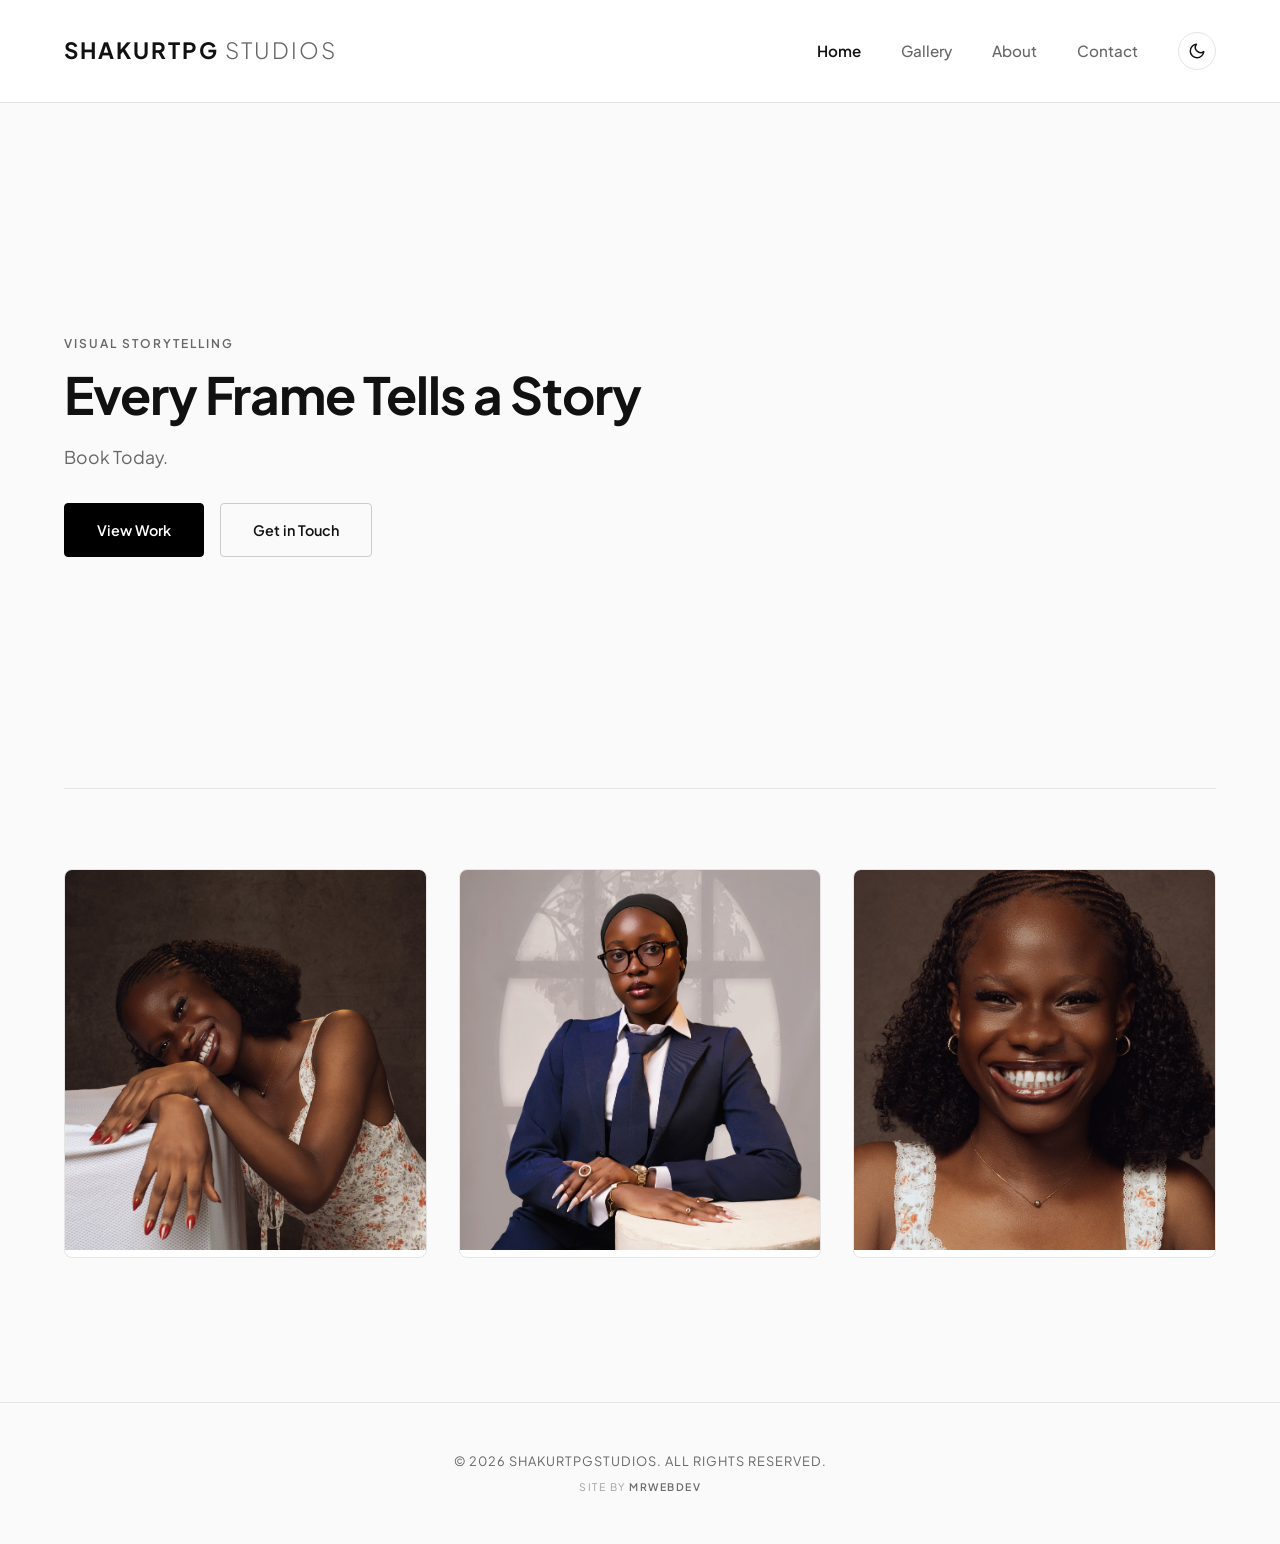
<file: index.html>
<!DOCTYPE html>
<html lang="en">
<head>
    <meta charset="UTF-8">
    <meta name="viewport" content="width=device-width, initial-scale=1.0">
       <!-- Primary SEO Meta Tags -->
    <title>Shakurthephotographer</title>
    <meta name="title" content="Shakurthephotographer">
    <meta name="description" content="Have a shoot idea in mind?, reach out to us today">
    <meta name="keywords" content="photography, portrait photographer, editorial photographer, Lagos photographer, studio photoshoot, Shakurthephotographer">
    <link rel="canonical" href="https://shakurtpg.github.io/Shakurtpg/">

    <!-- Open Graph / WhatsApp / Facebook -->
    <meta property="og:type" content="website">
    <meta property="og:url" content="https://shakurtpg.github.io/Shakurtpg/">
    <meta property="og:title" content="Shakurthephotographer">
    <meta property="og:description" content="Have a shoot idea in mind?, reach out to us today.">
    <meta property="og:image" content="https://shakurtpg.github.io/Shakurtpg/camera3.png">

    <!-- Twitter -->
    <meta property="twitter:card" content="summary_large_image">
    <meta property="twitter:url" content="https://shakurtpg.github.io/Shakurtpg/">
    <meta property="twitter:title" content="Shakurthephotographer">
    <meta property="twitter:description" content="Have a shoot idea in mind?, reach out to us today.">
    <meta property="twitter:image" content="https://shakurtpg.github.io/Shakurtpg/camera3.png">

    <link rel="stylesheet" href="style.css">
    <link href="https://fonts.googleapis.com/css2?family=Plus+Jakarta+Sans:wght@300;400;500;600;700&display=swap" rel="stylesheet">
    <script type="application/ld+json">
<script type="application/ld+json">
{
  "@context": "https://schema.org",
  "@type": "Photographer",
  "name": "Shakurthephotographer",
  "url": "https://shakurtpg.github.io/Shakurtpg/",
  "image": "https://shakurtpg.github.io/Shakurtpg/image2.jpg",
  "description": "Have a shoot idea in mind?, reach out to us today."
}
</script>

<link rel="icon" type="image/png" sizes="32x32" href="camera3.png">
<link rel="icon" type="image/png" sizes="16x16" href="camera3.png">
<link rel="apple-touch-icon" sizes="180x180" href="camera3.png">

</head>
<body>
    <header>
        <div class="logo">SHAKURTPG <span>STUDIOS</span></div>
        <nav>
            <a href="index.html" class="active">Home</a>
            <a href="gallery.html">Gallery</a>
            <a href="about.html">About</a>
            <a href="contact.html">Contact</a>
              <!-- Theme Toggle Button -->
    <button id="theme-toggle" class="theme-btn" aria-label="Toggle Theme">
        <svg id="moon-icon" class="theme-svg" xmlns="http://www.w3.org/2000/svg" width="18" height="18" viewBox="0 0 24 24" fill="none" stroke="currentColor" stroke-width="2" stroke-linecap="round" stroke-linejoin="round">
            <path d="M21 12.79A9 9 0 1 1 11.21 3 7 7 0 0 0 21 12.79z"></path>
        </svg>
        <svg id="sun-icon" class="theme-svg hidden" xmlns="http://www.w3.org/2000/svg" width="18" height="18" viewBox="0 0 24 24" fill="none" stroke="currentColor" stroke-width="2" stroke-linecap="round" stroke-linejoin="round">
            <circle cx="12" cy="12" r="5"></circle>
            <line x1="12" y1="1" x2="12" y2="3"></line>
            <line x1="12" y1="21" x2="12" y2="23"></line>
            <line x1="4.22" y1="4.22" x2="5.64" y2="5.64"></line>
            <line x1="18.36" y1="18.36" x2="19.78" y2="19.78"></line>
            <line x1="1" y1="12" x2="3" y2="12"></line>
            <line x1="21" y1="12" x2="23" y2="12"></line>
            <line x1="4.22" y1="19.78" x2="5.64" y2="18.36"></line>
            <line x1="18.36" y1="5.64" x2="19.78" y2="4.22"></line>
        </svg>
    </button>
        </nav>
    </header>

    <main>
        <section class="hero">
            <div class="hero-content">
                <span class="tag">Visual Storytelling</span>
                <h1>Every Frame Tells a Story</h1>
                <p>Book Today.</p>
                <div class="hero-btns">
                    <a href="gallery.html" class="btn primary">View Work</a>
                    <a href="contact.html" class="btn secondary">Get in Touch</a>
                </div>
            </div>
            
        </section>

        <section class="featured-section">
           
            <div class="featured-grid">
                <div class="work-card">
                    <img src="image8.jpg">
                    
                </div>
                <div class="work-card">
                    <img src="image6.jpg">
                   
                </div>
                <div class="work-card">
                    <img src="image5.jpg">
                    
                </div>
            </div>
        </section>
    </main>

    <footer>
        <p>&copy; 2026 SHAKURTPGSTUDIOS. ALL RIGHTS RESERVED.</p>
        <p class="dev-credit">SITE BY <a href="https://webdevportfolio.github.io/Portfolio-" target="_blank" rel="noopener">MRWEBDEV</a></p>

    </footer>
    <script src="script.js"></script>
</body>
</html>
</file>
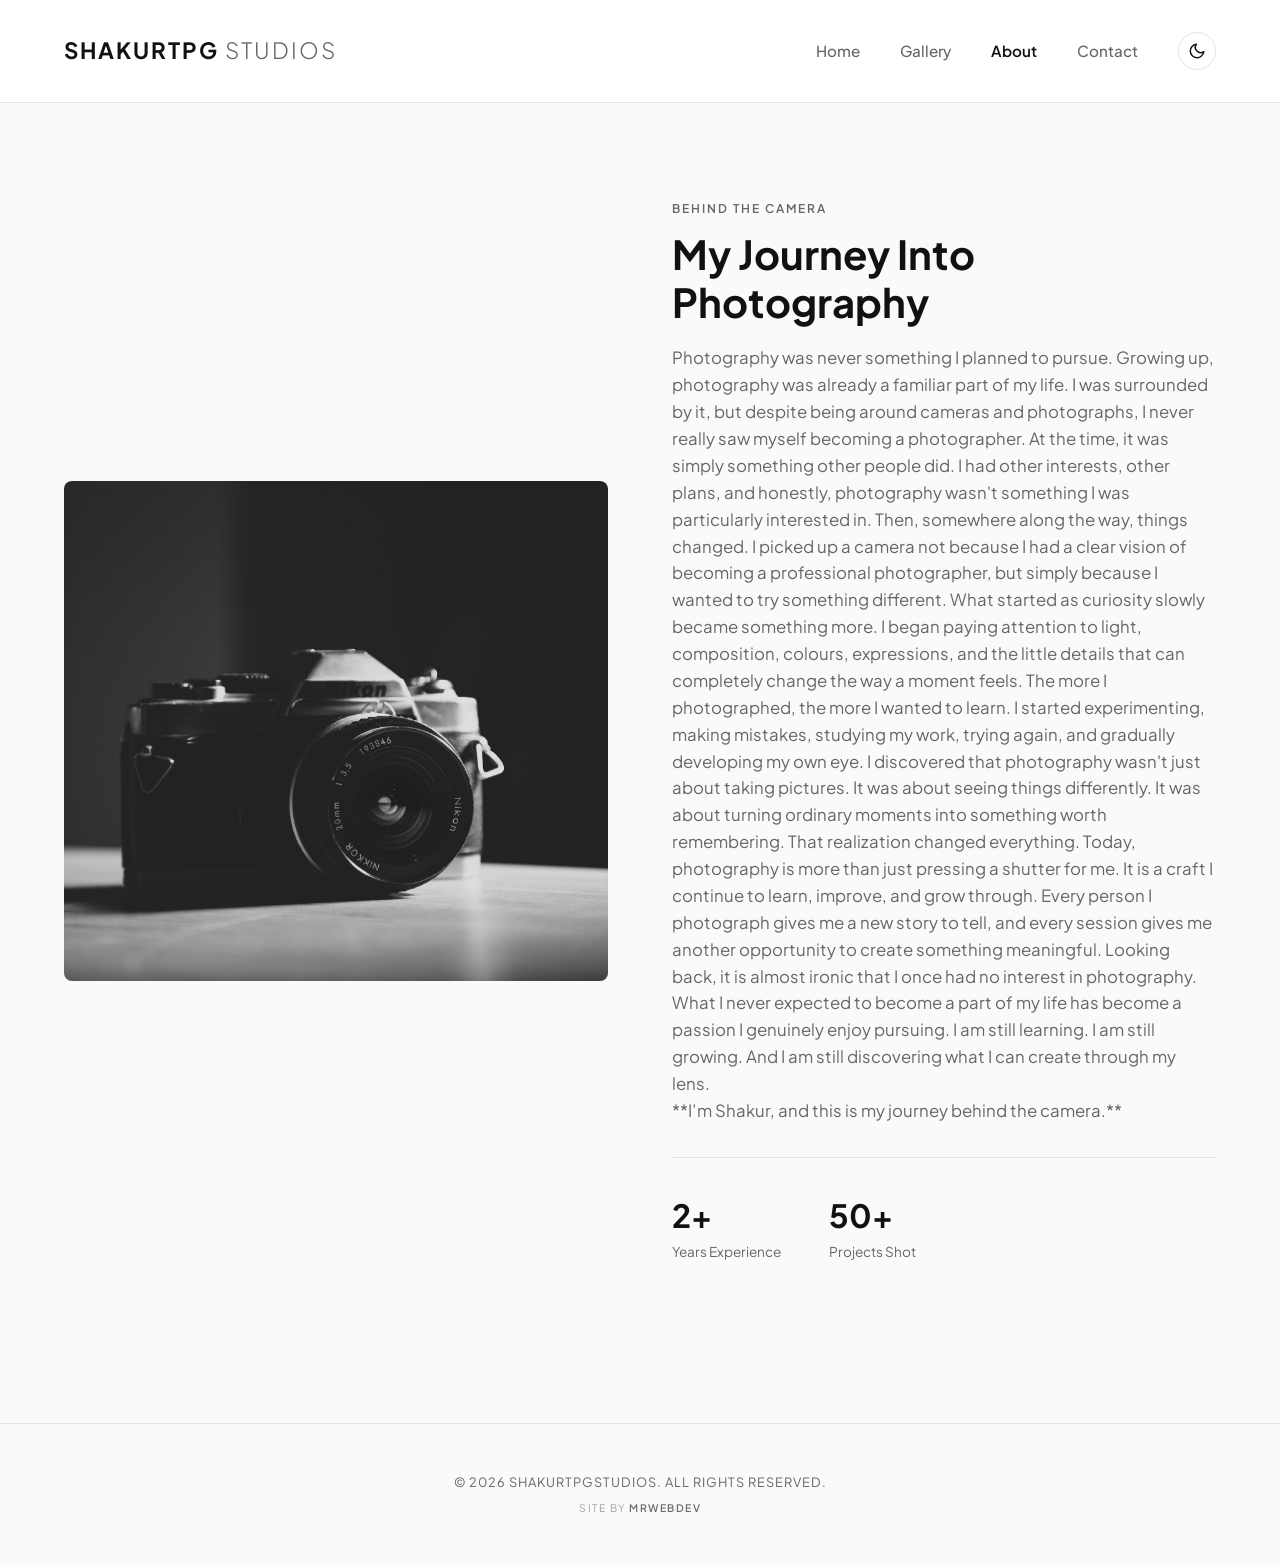
<file: about.html>
<!DOCTYPE html>
<html lang="en">
<head>
    <meta charset="UTF-8">
    <meta name="viewport" content="width=device-width, initial-scale=1.0">
    <title>About | SHAKURTPG</title>
    <link rel="stylesheet" href="style.css">
    <link href="https://fonts.googleapis.com/css2?family=Plus+Jakarta+Sans:wght@300;400;500;600;700&display=swap" rel="stylesheet">
    <!-- Favicon / Tab Icon -->
<link rel="icon" type="image/png" sizes="32x32" href="camera3.png">
<link rel="icon" type="image/png" sizes="16x16" href="camera3.png">
<link rel="apple-touch-icon" sizes="180x180" href="camera3.png">

</head>
<body>
    <header>
        <div class="logo">SHAKURTPG <span>STUDIOS</span></div>
        <nav>
            <a href="index.html">Home</a>
            <a href="gallery.html">Gallery</a>
            <a href="about.html" class="active">About</a>
            <a href="contact.html">Contact</a>
              <!-- Theme Toggle Button -->
    <button id="theme-toggle" class="theme-btn" aria-label="Toggle Theme">
        <svg id="moon-icon" class="theme-svg" xmlns="http://www.w3.org/2000/svg" width="18" height="18" viewBox="0 0 24 24" fill="none" stroke="currentColor" stroke-width="2" stroke-linecap="round" stroke-linejoin="round">
            <path d="M21 12.79A9 9 0 1 1 11.21 3 7 7 0 0 0 21 12.79z"></path>
        </svg>
        <svg id="sun-icon" class="theme-svg hidden" xmlns="http://www.w3.org/2000/svg" width="18" height="18" viewBox="0 0 24 24" fill="none" stroke="currentColor" stroke-width="2" stroke-linecap="round" stroke-linejoin="round">
            <circle cx="12" cy="12" r="5"></circle>
            <line x1="12" y1="1" x2="12" y2="3"></line>
            <line x1="12" y1="21" x2="12" y2="23"></line>
            <line x1="4.22" y1="4.22" x2="5.64" y2="5.64"></line>
            <line x1="18.36" y1="18.36" x2="19.78" y2="19.78"></line>
            <line x1="1" y1="12" x2="3" y2="12"></line>
            <line x1="21" y1="12" x2="23" y2="12"></line>
            <line x1="4.22" y1="19.78" x2="5.64" y2="18.36"></line>
            <line x1="18.36" y1="5.64" x2="19.78" y2="4.22"></line>
        </svg>
    </button>
        </nav>
    </header>

    <main class="page-container">
        <section class="about-section">
            <div class="about-image">
                <img src="camera1.jpg" alt="Photographer Profile">
            </div>
            <div class="about-text">
                <span class="tag">Behind the Camera</span>
                <h1>My Journey Into Photography</h1>
                <p>

Photography was never something I planned to pursue.

Growing up, photography was already a familiar part of my life. I was surrounded by it, but despite being around cameras and photographs, I never really saw myself becoming a photographer. At the time, it was simply something other people did. I had other interests, other plans, and honestly, photography wasn't something I was particularly interested in.

Then, somewhere along the way, things changed.

I picked up a camera not because I had a clear vision of becoming a professional photographer, but simply because I wanted to try something different. What started as curiosity slowly became something more. I began paying attention to light, composition, colours, expressions, and the little details that can completely change the way a moment feels.

The more I photographed, the more I wanted to learn.

I started experimenting, making mistakes, studying my work, trying again, and gradually developing my own eye. I discovered that photography wasn't just about taking pictures. It was about seeing things differently. It was about turning ordinary moments into something worth remembering.

That realization changed everything.

Today, photography is more than just pressing a shutter for me. It is a craft I continue to learn, improve, and grow through. Every person I photograph gives me a new story to tell, and every session gives me another opportunity to create something meaningful.

Looking back, it is almost ironic that I once had no interest in photography. What I never expected to become a part of my life has become a passion I genuinely enjoy pursuing.

I am still learning. I am still growing. And I am still discovering what I can create through my lens.

<br>**I’m Shakur, and this is my journey behind the camera.**</p>
                <div class="stats-grid">
                    <div class="stat-card">
                        <h3>2+</h3>
                        <p>Years Experience</p>
                    </div>
                    <div class="stat-card">
                        <h3>50+</h3>
                        <p>Projects Shot</p>
                    </div>
                </div>
            </div>
        </section>
    </main>

    <footer>
        <p>&copy; 2026 SHAKURTPGSTUDIOS. ALL RIGHTS RESERVED.</p>
        <p class="dev-credit">SITE BY <a href="https://webdevportfolio.github.io/Portfolio-" target="_blank" rel="noopener">MRWEBDEV</a></p>

    </footer>
    <script src="script.js"></script>
</body>
</html>
</file>
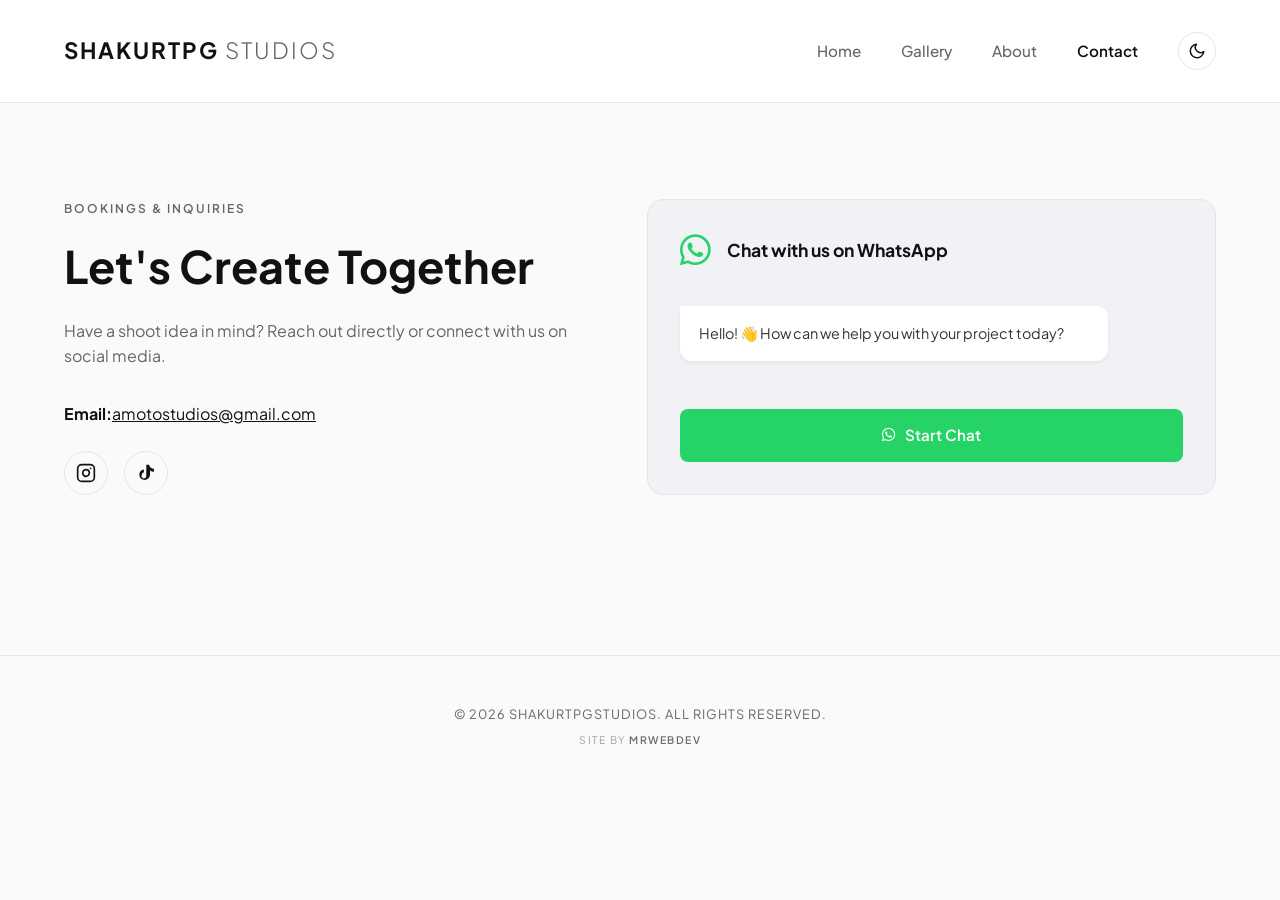
<file: contact.html>
<!DOCTYPE html>
<html lang="en">
<head>
    <meta charset="UTF-8">
    <meta name="viewport" content="width=device-width, initial-scale=1.0">
    <title>Contact | SHAKURTPG</title>
    <link rel="stylesheet" href="style.css">
    <link href="https://fonts.googleapis.com/css2?family=Plus+Jakarta+Sans:wght@300;400;500;600;700&display=swap" rel="stylesheet">
    <!-- FontAwesome CDN for Icons -->
    <link rel="stylesheet" href="https://cdnjs.cloudflare.com/ajax/libs/font-awesome/6.4.0/css/all.min.css">
<link rel="icon" type="image/png" sizes="32x32" href="camera3.png">
<link rel="icon" type="image/png" sizes="16x16" href="camera3.png">
<link rel="apple-touch-icon" sizes="180x180" href="camera3.png">

</head>
<body>
    <header>
       <div class="logo">SHAKURTPG <span>STUDIOS</span></div>
        <nav>
            <a href="index.html">Home</a>
            <a href="gallery.html">Gallery</a>
            <a href="about.html">About</a>
            <a href="contact.html" class="active">Contact</a>
              <!-- Theme Toggle Button -->
    <button id="theme-toggle" class="theme-btn" aria-label="Toggle Theme">
        <svg id="moon-icon" class="theme-svg" xmlns="http://www.w3.org/2000/svg" width="18" height="18" viewBox="0 0 24 24" fill="none" stroke="currentColor" stroke-width="2" stroke-linecap="round" stroke-linejoin="round">
            <path d="M21 12.79A9 9 0 1 1 11.21 3 7 7 0 0 0 21 12.79z"></path>
        </svg>
        <svg id="sun-icon" class="theme-svg hidden" xmlns="http://www.w3.org/2000/svg" width="18" height="18" viewBox="0 0 24 24" fill="none" stroke="currentColor" stroke-width="2" stroke-linecap="round" stroke-linejoin="round">
            <circle cx="12" cy="12" r="5"></circle>
            <line x1="12" y1="1" x2="12" y2="3"></line>
            <line x1="12" y1="21" x2="12" y2="23"></line>
            <line x1="4.22" y1="4.22" x2="5.64" y2="5.64"></line>
            <line x1="18.36" y1="18.36" x2="19.78" y2="19.78"></line>
            <line x1="1" y1="12" x2="3" y2="12"></line>
            <line x1="21" y1="12" x2="23" y2="12"></line>
            <line x1="4.22" y1="19.78" x2="5.64" y2="18.36"></line>
            <line x1="18.36" y1="5.64" x2="19.78" y2="4.22"></line>
        </svg>
    </button>
        </nav>
    </header>

    <main class="page-container">
        <div class="contact-wrapper">
            <div class="contact-info">
                <span class="tag">Bookings & Inquiries</span>
                <h1>Let's Create Together</h1>
                <p>Have a shoot idea in mind? Reach out directly or connect with us on social media.</p>

                <div class="details">
                    <p><strong>Email:</strong><a href="mailto:contact@amotostudios.com" class="email-link">amotostudios@gmail.com</a> </p>
                </div>

                <!-- Pure Social Icons -->
                <div class="social-icons">
    <!-- Instagram SVG -->
    <a href="https://www.instagram.com/shakurthephotographer?stkn=N2FzazhmaWprYXdq" target="_blank" class="icon-btn" aria-label="Instagram">
        <svg width="20" height="20" viewBox="0 0 24 24" fill="none" stroke="currentColor" stroke-width="2" stroke-linecap="round" stroke-linejoin="round">
            <rect x="2" y="2" width="20" height="20" rx="5" ry="5"></rect>
            <path d="M16 11.37A4 4 0 1 1 12.63 8 4 4 0 0 1 16 11.37z"></path>
            <line x1="17.5" y1="6.5" x2="17.51" y2="6.5"></line>
        </svg>
    </a>

    <!-- TikTok SVG -->
    <a href="https://www.tiktok.com/@shakur_photographer?_r=1&_t=ZS-99fgouKKiDR" target="_blank" class="icon-btn" aria-label="TikTok">
        <svg width="20" height="20" viewBox="0 0 24 24" fill="currentColor">
            <path d="M19.59 6.69a4.83 4.83 0 0 1-3.77-4.25V2h-3.45v13.67a2.89 2.89 0 1 1-5.2-1.74 2.89 2.89 0 0 1 2.31-2.84V7.65a6.34 6.34 0 0 0-5.46 6.3 6.34 6.34 0 0 0 10.86 4.46 6.3 6.3 0 0 0 1.94-4.52V9.01a8.3 8.3 0 0 0 4.77 1.47V7a4.84 4.84 0 0 1-2-.31z"/>
        </svg>
    </a>
</div>

            </div>

            <!-- WhatsApp Chat Card -->
            <div class="whatsapp-card">
                <div class="wa-header">
                    <i class="fab fa-whatsapp wa-main-icon"></i>
                    <div>
                        <h3>Chat with us on WhatsApp</h3>
            
                    </div>
                </div>
                <div class="wa-chat-bubble">
                    <p>Hello! 👋 How can we help you with your project today?</p>
                </div>
                <a id="whatsappBtn" href="#" target="_blank" class="wa-action-btn">
                    <i class="fab fa-whatsapp"></i> Start Chat
                </a>
            </div>
        </div>
    </main>

    <footer>
        <p>&copy; 2026 SHAKURTPGSTUDIOS. ALL RIGHTS RESERVED.</p>
        <p class="dev-credit">SITE BY <a href="https://webdevportfolio.github.io/Portfolio-" target="_blank" rel="noopener">MRWEBDEV</a></p>

    </footer>

    <script>
        const phoneNumber = "2349012141425"; // Replace with your number
        const presetMessage = encodeURIComponent("Hello! I'd like to make an inquiry about a photography session.");
        document.getElementById('whatsappBtn').href = `https://wa.me/${phoneNumber}?text=${presetMessage}`;
    </script>
    <script src="script.js"></script>
</body>
</html>
</file>
<file: style.css>
/* Theme CSS Variables */
:root {
    --bg-color: #FAFAFA;
    --card-bg: #FFFFFF;
    --text-color: #111111;
    --text-muted: #666666;
    --border-color: #E5E5E5;
    --btn-primary-bg: #000000;
    --btn-primary-text: #FFFFFF;
    --btn-secondary-border: #CCCCCC;
    --wa-bg: #F0F2F5;
    --wa-bubble: #FFFFFF;
    --wa-bubble-text: #333333;
}

[data-theme="dark"] {
    --bg-color: #0E0E0E;
    --card-bg: #161616;
    --text-color: #F1F1F1;
    --text-muted: #A0A0A0;
    --border-color: #262626;
    --btn-primary-bg: #FFFFFF;
    --btn-primary-text: #000000;
    --btn-secondary-border: #444444;
    --wa-bg: #1C1C1E;
    --wa-bubble: #2C2C2E;
    --wa-bubble-text: #E5E5EA;
}

* { 
    margin: 0; 
    padding: 0; 
    box-sizing: border-box; 
} 

body { 
    font-family: 'Plus Jakarta Sans', sans-serif; 
    background-color: var(--bg-color); 
    color: var(--text-color); 
    line-height: 1.6; 
    transition: background-color 0.3s ease, color 0.3s ease;
} 

/* Image Protection */
img {
    -webkit-user-select: none;
    -khtml-user-select: none;
    -moz-user-select: none;
    -o-user-select: none;
    user-select: none;
    -webkit-touch-callout: none;
    -webkit-user-drag: none;
    user-drag: none;
    pointer-events: auto;
}

/* Header & Nav */ 
header { 
    display: flex; 
    justify-content: space-between; 
    align-items: center; 
    padding: 2rem 5%; 
    background-color: var(--card-bg); 
    border-bottom: 1px solid var(--border-color); 
} 

.logo { 
    font-size: 1.4rem; 
    font-weight: 700; 
    letter-spacing: 2px; 
    color: var(--text-color);
} 

.logo span { 
    font-weight: 300; 
    color: var(--text-muted); 
} 

nav { 
    display: flex; 
    align-items: center;
    gap: 2.5rem; 
} 

nav a { 
    text-decoration: none; 
    color: var(--text-muted); 
    font-weight: 500; 
    font-size: 0.95rem; 
    transition: color 0.2s ease; 
} 

nav a:hover, nav a.active { 
    color: var(--text-color); 
    font-weight: 600; 
} 

/* Theme Toggle Button */
.theme-btn {
    background: transparent;
    border: 1px solid var(--border-color);
    color: var(--text-color);
    width: 38px;
    height: 38px;
    border-radius: 50%;
    cursor: pointer;
    display: flex;
    align-items: center;
    justify-content: center;
    transition: border-color 0.2s ease, background-color 0.2s ease;
    padding: 0;
}

.theme-btn:hover {
    border-color: var(--text-color);
    background-color: rgba(0, 0, 0, 0.04);
}

[data-theme="dark"] .theme-btn:hover {
    background-color: rgba(255, 255, 255, 0.08);
}

.theme-svg {
    stroke: var(--text-color);
    transition: transform 0.3s ease;
}

.theme-svg.hidden {
    display: none;
}

/* Base Container */ 
main { 
    padding: 0 5%; 
} 

.page-container { 
    padding-top: 4rem; 
    padding-bottom: 4rem; 
} 

.tag { 
    text-transform: uppercase; 
    font-size: 0.75rem; 
    letter-spacing: 2px; 
    font-weight: 600; 
    color: var(--text-muted); 
    display: block; 
    margin-bottom: 0.75rem; 
} 

/* Hero Section */ 
.hero { 
    display: flex; 
    align-items: center; 
    justify-content: space-between; 
    min-height: calc(85vh - 80px); 
    gap: 4rem; 
    padding: 3rem 0; 
} 

.hero-content { 
    flex: 1; 
} 

.hero-content h1 { 
    font-size: 3.2rem; 
    line-height: 1.15; 
    font-weight: 700; 
    margin-bottom: 1.2rem; 
    letter-spacing: -1px; 
} 

.hero-content p { 
    font-size: 1.1rem; 
    color: var(--text-muted); 
    margin-bottom: 2rem; 
    max-width: 500px; 
} 

.hero-btns { 
    display: flex; 
    gap: 1rem; 
} 

.btn { 
    padding: 0.9rem 2rem; 
    text-decoration: none; 
    border-radius: 4px; 
    font-weight: 600; 
    font-size: 0.9rem; 
    transition: all 0.2s ease; 
} 

.btn.primary { 
    background-color: var(--btn-primary-bg); 
    color: var(--btn-primary-text); 
    border: 1px solid var(--btn-primary-bg); 
} 

.btn.primary:hover { 
    opacity: 0.9;
} 

.btn.secondary { 
    background-color: transparent; 
    color: var(--text-color); 
    border: 1px solid var(--btn-secondary-border); 
} 

.btn.secondary:hover { 
    border-color: var(--text-color); 
} 

/* Featured Works */ 
.featured-section { 
    padding: 5rem 0; 
    border-top: 1px solid var(--border-color); 
} 

.featured-section h2 { 
    font-size: 1.8rem; 
    margin-bottom: 2.5rem; 
    letter-spacing: -0.5px; 
} 

.featured-grid { 
    display: grid; 
    grid-template-columns: repeat(auto-fit, minmax(300px, 1fr)); 
    gap: 2rem; 
} 

.work-card { 
    background: var(--card-bg); 
    border-radius: 8px; 
    overflow: hidden; 
    border: 1px solid var(--border-color); 
} 

.work-card img { 
    width: 100%; 
    height: 380px; 
    object-fit: cover; 
} 

.card-info { 
    padding: 1.2rem; 
} 

.card-info h3 { 
    font-size: 1.1rem; 
    font-weight: 600; 
} 

.card-info span { 
    font-size: 0.85rem; 
    color: var(--text-muted); 
} 

/* Gallery Page */ 
.page-header { 
    text-align: center; 
    margin-bottom: 3.5rem; 
} 

.page-header h1 { 
    font-size: 2.8rem; 
    margin-bottom: 0.5rem; 
} 

.page-header p { 
    color: var(--text-muted); 
} 

.gallery-grid { 
    display: grid; 
    grid-template-columns: repeat(2, 1fr); 
    gap: 1.25rem; 
} 

@media (min-width: 900px) {
    .gallery-grid {
        grid-template-columns: repeat(3, 1fr); 
    }
}

.gallery-item { 
    height: 260px; 
    overflow: hidden; 
    border-radius: 6px; 
    cursor: pointer;
} 

.gallery-item img { 
    width: 100%; 
    height: 100%; 
    object-fit: cover; 
    transition: transform 0.3s ease; 
    display: block;
} 

.gallery-item:hover img { 
    transform: scale(1.03); 
} 

/* Aesthetic Lightbox Modal Styling */
.lightbox {
    display: none;
    position: fixed;
    z-index: 1000;
    top: 0;
    left: 0;
    width: 100%;
    height: 100%;
    background-color: rgba(0, 0, 0, 0.94);
    justify-content: center;
    align-items: center;
    backdrop-filter: blur(10px);
}

.lightbox-content {
    max-width: 85%;
    max-height: 85vh;
    display: flex;
    align-items: center;
    justify-content: center;
}

.lightbox-content img {
    max-width: 100%;
    max-height: 85vh;
    object-fit: contain;
    border-radius: 6px;
    box-shadow: 0 12px 40px rgba(0, 0, 0, 0.6);
}

/* Minimalist Lightbox Action Controls */
.close-btn {
    position: absolute;
    top: 25px;
    right: 25px;
    width: 44px;
    height: 44px;
    border-radius: 50%;
    background: rgba(255, 255, 255, 0.08);
    border: 1px solid rgba(255, 255, 255, 0.15);
    display: flex;
    align-items: center;
    justify-content: center;
    cursor: pointer;
    transition: all 0.25 ease;
    z-index: 1001;
}

.close-btn:hover {
    background: rgba(255, 255, 255, 0.2);
    transform: scale(1.08);
}

.prev-btn, .next-btn {
    position: absolute;
    top: 50%;
    transform: translateY(-50%);
    width: 48px;
    height: 48px;
    border-radius: 50%;
    background: rgba(255, 255, 255, 0.08);
    border: 1px solid rgba(255, 255, 255, 0.15);
    display: flex;
    align-items: center;
    justify-content: center;
    cursor: pointer;
    transition: all 0.25s ease;
    user-select: none;
    z-index: 1001;
}

.prev-btn:hover, .next-btn:hover {
    background: rgba(255, 255, 255, 0.2);
    transform: translateY(-50%) scale(1.08);
}

.prev-btn { left: 25px; }
.next-btn { right: 25px; }

@media (max-width: 600px) {
    .prev-btn { left: 12px; }
    .next-btn { right: 12px; }
    .close-btn { top: 15px; right: 15px; }
}

/* About Page */ 
.about-section { 
    display: flex; 
    align-items: center; 
    gap: 4rem; 
    padding: 2rem 0; 
} 

.about-image { 
    flex: 1; 
    height: 500px; 
} 

.about-image img { 
    width: 100%; 
    height: 100%; 
    object-fit: cover; 
    border-radius: 8px; 
    filter: grayscale(100%); 
} 

.about-text { 
    flex: 1; 
} 

.about-text h1 { 
    font-size: 2.5rem; 
    margin-bottom: 1.2rem; 
    line-height: 1.2; 
} 

.about-text p { 
    color: var(--text-muted); 
    margin-bottom: 2rem; 
    font-size: 1.05rem; 
} 

.stats-grid { 
    display: flex; 
    gap: 3rem; 
    border-top: 1px solid var(--border-color); 
    padding-top: 2rem; 
} 

.stat-card h3 { 
    font-size: 2rem; 
    font-weight: 700; 
} 

.stat-card p { 
    font-size: 0.85rem; 
    color: var(--text-muted); 
    margin: 0; 
} 

/* Contact Page */ 
.contact-wrapper { 
    display: flex; 
    gap: 5rem; 
    padding: 2rem 0; 
} 

.contact-info { 
    flex: 1; 
} 

.contact-info h1 { 
    font-size: 2.8rem; 
    margin-bottom: 1rem; 
} 

.contact-info p { 
    color: var(--text-muted); 
    margin-bottom: 2rem; 
} 

.details p { 
    margin-bottom: 0.5rem; 
    color: var(--text-color); 
} 

/* Social Icons */ 
.social-icons { 
    display: flex; 
    gap: 1rem; 
    margin-top: 1.5rem; 
} 

.icon-btn { 
    display: inline-flex; 
    align-items: center; 
    justify-content: center; 
    width: 44px; 
    height: 44px; 
    border-radius: 50%; 
    border: 1px solid var(--border-color); 
    color: var(--text-color); 
    font-size: 1.2rem; 
    text-decoration: none; 
    transition: all 0.2s ease; 
} 

.icon-btn:hover { 
    background-color: var(--btn-primary-bg); 
    color: var(--btn-primary-text); 
    border-color: var(--btn-primary-bg); 
} 

/* WhatsApp Card & Bubble */ 
.whatsapp-card { 
    flex: 1; 
    background: var(--wa-bg); 
    padding: 2rem; 
    border-radius: 16px; 
    border: 1px solid var(--border-color); 
    display: flex; 
    flex-direction: column; 
    justify-content: space-between; 
} 

.wa-header { 
    display: flex; 
    align-items: center; 
    gap: 1rem; 
    margin-bottom: 1.5rem; 
} 

.wa-main-icon { 
    font-size: 2.2rem; 
    color: #25D366; 
} 

.wa-header h3 { 
    font-size: 1.1rem; 
    color: var(--text-color); 
    margin: 0; 
} 

.wa-header p { 
    font-size: 0.8rem; 
    color: var(--text-muted); 
    margin: 0; 
} 

.wa-chat-bubble { 
    background: var(--wa-bubble); 
    padding: 1rem 1.2rem; 
    border-radius: 0 12px 12px 12px; 
    box-shadow: 0 2px 4px rgba(0,0,0,0.05); 
    margin-bottom: 2rem; 
    position: relative; 
    max-width: 85%; 
} 

.wa-chat-bubble p { 
    font-size: 0.9rem; 
    color: var(--wa-bubble-text); 
    margin: 0; 
} 

.wa-action-btn { 
    display: flex; 
    align-items: center; 
    justify-content: center; 
    gap: 0.6rem; 
    background-color: #25D366; 
    color: #FFFFFF; 
    padding: 0.9rem; 
    border-radius: 8px; 
    text-decoration: none; 
    font-weight: 600; 
    font-size: 0.95rem; 
    transition: background-color 0.2s ease; 
} 

.wa-action-btn:hover { 
    background-color: #1EBE5D; 
} 

.email-link { 
    color: inherit; 
    text-decoration: underline; 
    transition: opacity 0.2s ease; 
} 

.email-link:hover { 
    opacity: 0.7; 
} 

/* Footer & Dev Credit */ 
footer { 
    text-align: center; 
    padding: 3rem 0; 
    border-top: 1px solid var(--border-color); 
    margin-top: 4rem; 
    font-size: 0.8rem; 
    color: var(--text-muted); 
    letter-spacing: 1px; 
} 

.dev-credit {
    font-size: 0.65rem;
    margin-top: 0.5rem;
    letter-spacing: 1.5px;
    opacity: 0.6;
    transition: opacity 0.2s ease;
}

.dev-credit:hover {
    opacity: 1;
}

.dev-credit a {
    color: var(--text-color);
    text-decoration: none;
    font-weight: 600;
    border-bottom: 1px solid transparent;
    transition: border-color 0.2s ease;
}

.dev-credit a:hover {
    border-bottom-color: var(--text-color);
}

/* Responsive Styles */ 
@media (max-width: 768px) { 
    header { 
        flex-direction: column; 
        gap: 1.2rem; 
    } 
    nav { 
        gap: 1.5rem; 
    } 
    .hero, .about-section, .contact-wrapper { 
        flex-direction: column; 
        gap: 2rem; 
    } 
    .hero-content h1 { 
        font-size: 2.4rem; 
    } 
    .hero-image, .about-image { 
        width: 100%; 
        height: 350px; 
    } 
}
</file>
